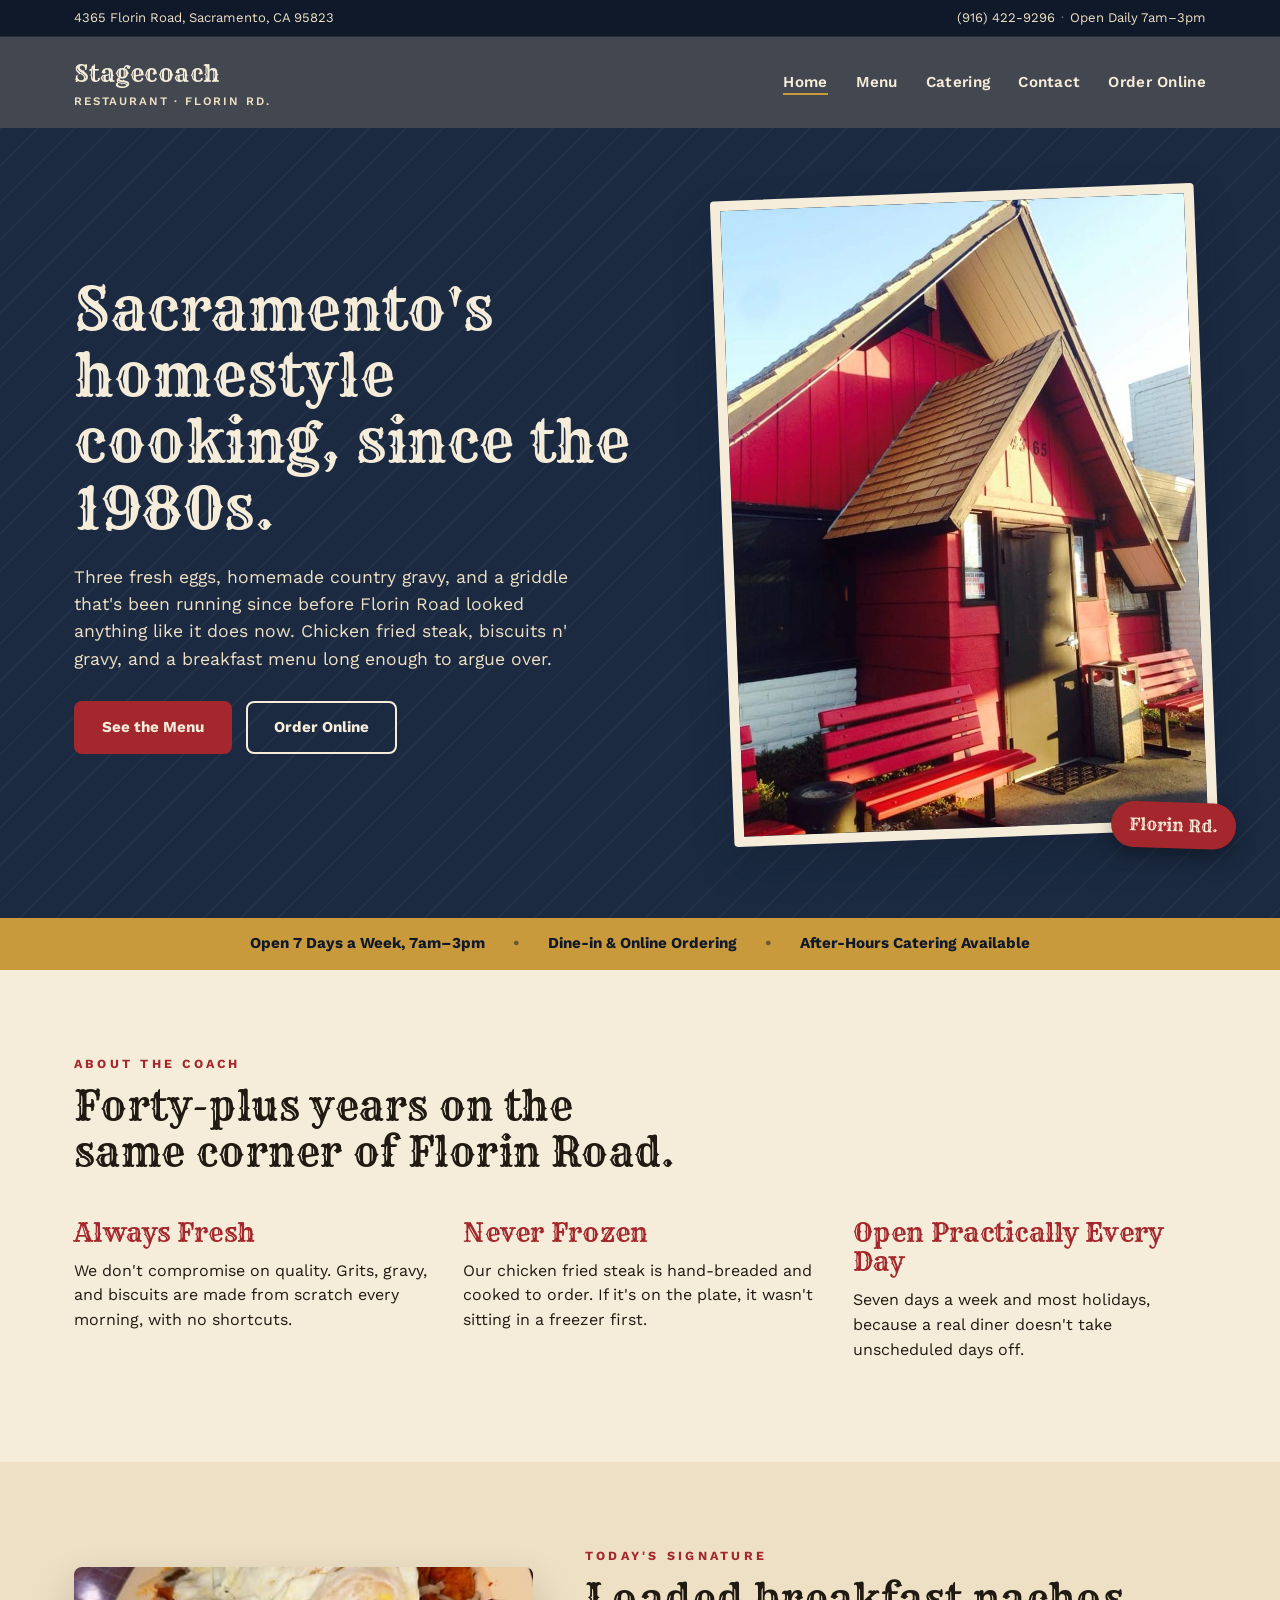
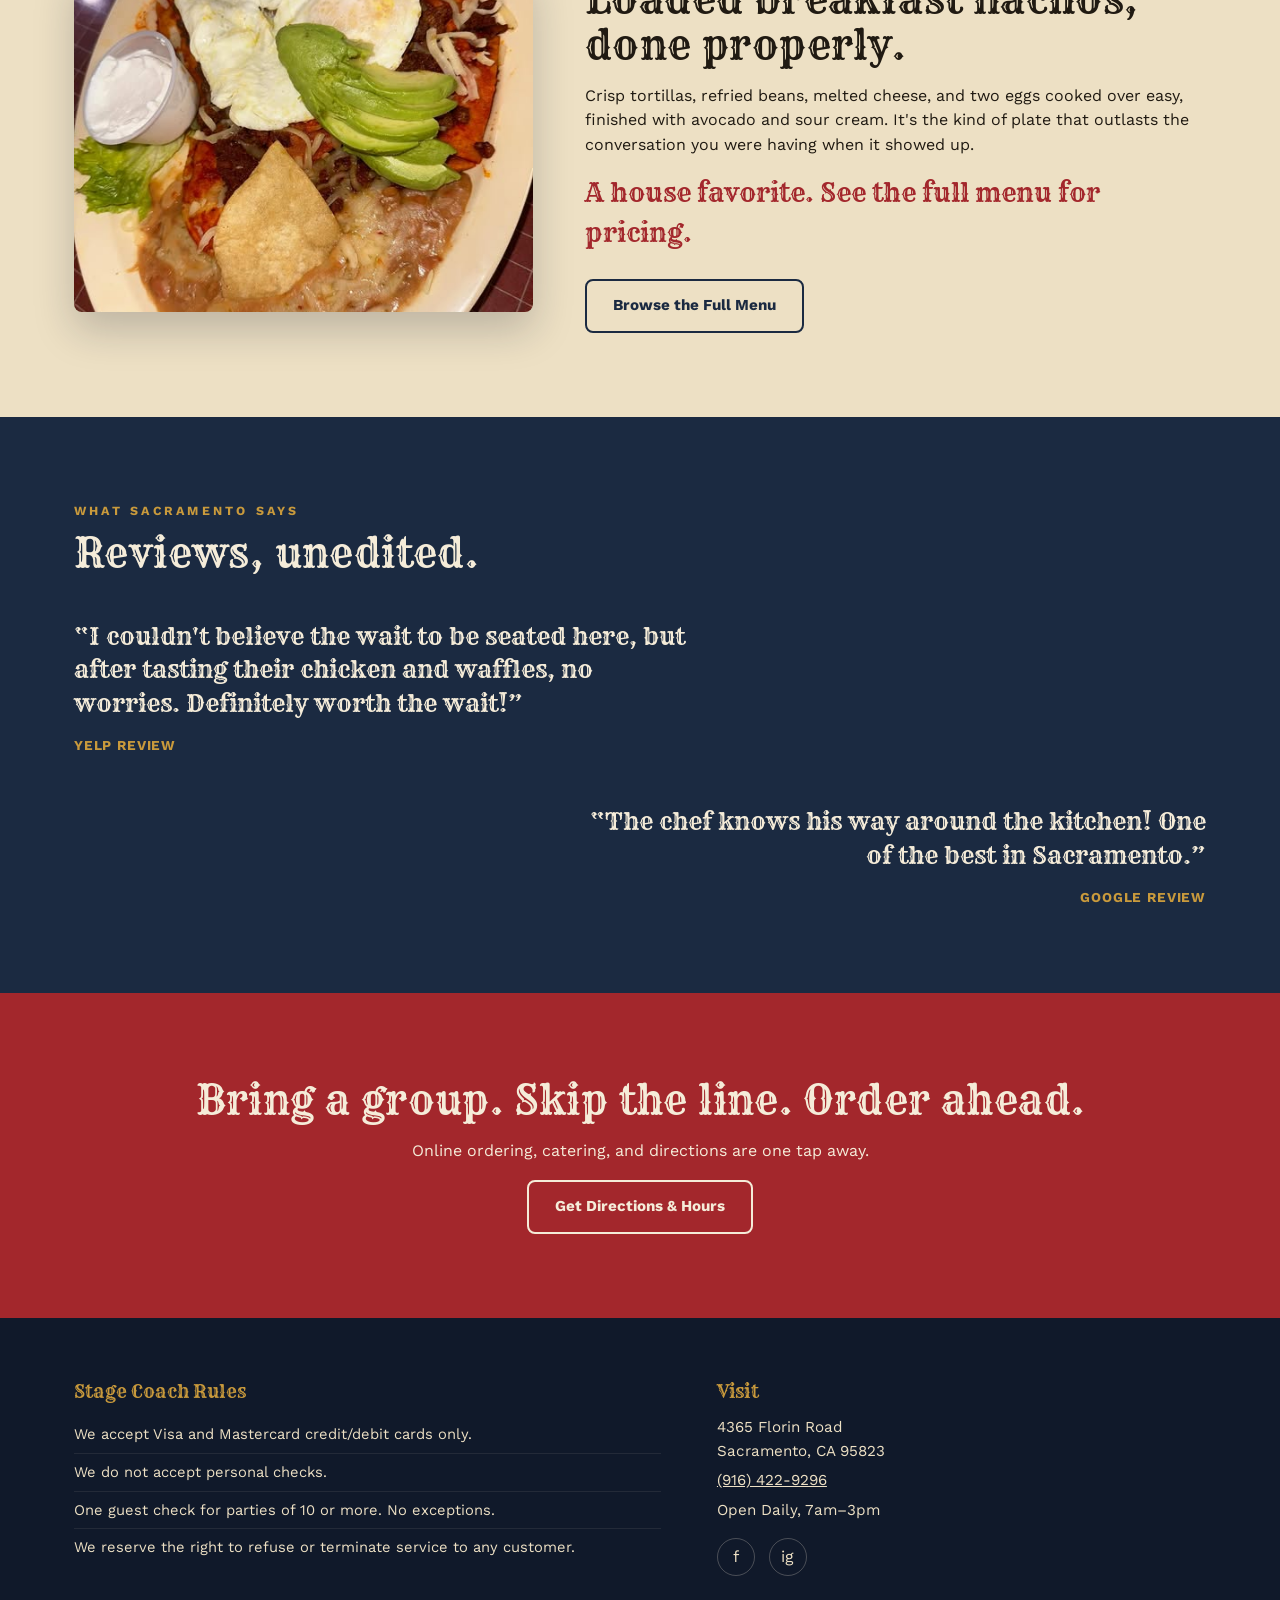
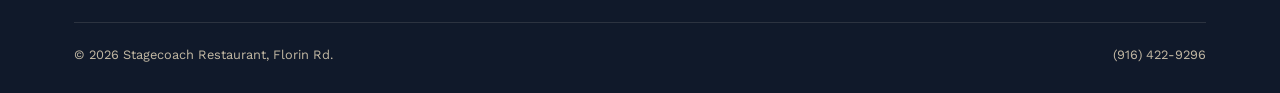
<file: index.html>
<!DOCTYPE html>
<html lang="en">
<head>
<meta charset="UTF-8">
<meta name="viewport" content="width=device-width, initial-scale=1">
<title>Stagecoach Restaurant | Homestyle Breakfast &amp; Lunch on Florin Rd, Sacramento</title>
<meta name="description" content="Stagecoach Restaurant has served scratch-made biscuits n' gravy, chicken fried steak, and Southern-style breakfast on Florin Road in Sacramento for over 40 years. Open 7 days, 7am–3pm.">
<link rel="canonical" href="https://stagecoachflorin.com/">
<meta property="og:title" content="Stagecoach Restaurant | Florin Rd, Sacramento">
<meta property="og:description" content="Homestyle Southern breakfast and lunch, scratch-made daily since the 1980s. Open 7 days, 7am–3pm.">
<meta property="og:type" content="restaurant.restaurant">
<meta property="og:image" content="https://stagecoachflorin.com/assets/storefront-exterior.jpg">
<link rel="icon" href="data:,">
<link rel="preconnect" href="https://fonts.googleapis.com">
<link rel="preconnect" href="https://fonts.gstatic.com" crossorigin>
<link href="https://fonts.googleapis.com/css2?family=Rye&family=Work+Sans:wght@400;500;600;700&display=swap" rel="stylesheet">
<link rel="stylesheet" href="css/styles.css">
<script type="application/ld+json">
{
  "@context": "https://schema.org",
  "@type": "Restaurant",
  "name": "Stagecoach Restaurant",
  "image": "https://stagecoachflorin.com/assets/storefront-exterior.jpg",
  "url": "https://stagecoachflorin.com/",
  "telephone": "+1-916-422-9296",
  "servesCuisine": ["American", "Southern", "Breakfast"],
  "priceRange": "$$",
  "address": {
    "@type": "PostalAddress",
    "streetAddress": "4365 Florin Road",
    "addressLocality": "Sacramento",
    "addressRegion": "CA",
    "postalCode": "95823",
    "addressCountry": "US"
  },
  "openingHoursSpecification": {
    "@type": "OpeningHoursSpecification",
    "dayOfWeek": ["Monday","Tuesday","Wednesday","Thursday","Friday","Saturday","Sunday"],
    "opens": "07:00",
    "closes": "15:00"
  },
  "sameAs": [
    "https://www.facebook.com/2112743605460471",
    "https://www.instagram.com/stagecoach_restaurant"
  ]
}
</script>
</head>
<body>

<div class="utility-strip">
  <div class="wrap">
    <div>4365 Florin Road, Sacramento, CA 95823</div>
    <div><a href="tel:9164229296">(916) 422-9296</a><span class="sep">&middot;</span>Open Daily 7am&ndash;3pm</div>
  </div>
</div>

<header class="site-header">
  <div class="wrap">
    <a class="brand" href="index.html">
      <span class="brand-mark">Stagecoach<small>Restaurant &middot; Florin Rd.</small></span>
    </a>
    <nav class="main-nav" aria-label="Primary">
      <ul>
        <li><a href="index.html" aria-current="page">Home</a></li>
        <li><a href="menu.html">Menu</a></li>
        <li><a href="catering.html">Catering</a></li>
        <li><a href="contact.html">Contact</a></li>
        <li><a href="https://www.toasttab.com/stagecoach-restaurant-4365-florin-road" target="_blank" rel="noopener">Order Online</a></li>
      </ul>
    </nav>
    <button class="nav-toggle" aria-label="Toggle menu" aria-expanded="false">
      <svg viewBox="0 0 24 24" fill="none" stroke="currentColor" stroke-width="2"><line x1="3" y1="6" x2="21" y2="6"/><line x1="3" y1="12" x2="21" y2="12"/><line x1="3" y1="18" x2="21" y2="18"/></svg>
    </button>
  </div>
</header>

<main>
  <section class="hero">
    <div class="wrap">
      <div>
        <h1>Sacramento's homestyle cooking, since the 1980s.</h1>
        <p class="hero-lede">Three fresh eggs, homemade country gravy, and a griddle that's been running since before Florin Road looked anything like it does now. Chicken fried steak, biscuits n' gravy, and a breakfast menu long enough to argue over.</p>
        <div class="hero-actions">
          <a class="btn btn-primary" href="menu.html">See the Menu</a>
          <a class="btn btn-outline" href="https://www.toasttab.com/stagecoach-restaurant-4365-florin-road" target="_blank" rel="noopener">Order Online</a>
        </div>
      </div>
      <div class="hero-photo-frame">
        <img src="assets/storefront-exterior.jpg" alt="The red A-frame Stagecoach Restaurant building on Florin Road in Sacramento, with wood-plank benches out front">
        <span class="hero-photo-tag">Florin Rd.</span>
      </div>
    </div>
  </section>

  <div class="hours-banner">
    <div class="wrap">
      <span>Open 7 Days a Week, 7am&ndash;3pm</span>
      <span class="divider">&bull;</span>
      <span>Dine-in &amp; Online Ordering</span>
      <span class="divider">&bull;</span>
      <span>After-Hours Catering Available</span>
    </div>
  </div>

  <section class="section section-cream" id="about">
    <div class="wrap">
      <div class="section-head">
        <span class="section-kicker">About the Coach</span>
        <h2>Forty-plus years on the same corner of Florin Road.</h2>
      </div>
      <div class="about-grid">
        <div>
          <h3>Always Fresh</h3>
          <p>We don't compromise on quality. Grits, gravy, and biscuits are made from scratch every morning, with no shortcuts.</p>
        </div>
        <div>
          <h3>Never Frozen</h3>
          <p>Our chicken fried steak is hand-breaded and cooked to order. If it's on the plate, it wasn't sitting in a freezer first.</p>
        </div>
        <div>
          <h3>Open Practically Every Day</h3>
          <p>Seven days a week and most holidays, because a real diner doesn't take unscheduled days off.</p>
        </div>
      </div>
    </div>
  </section>

  <section class="section section-cream-2">
    <div class="wrap">
      <div class="spotlight">
        <img src="assets/food-huevos-nachos.jpg" alt="Loaded breakfast nachos topped with two fried eggs, melted cheese, avocado, sour cream, and refried beans at Stagecoach Restaurant">
        <div>
          <span class="section-kicker">Today's Signature</span>
          <h2>Loaded breakfast nachos, done properly.</h2>
          <p>Crisp tortillas, refried beans, melted cheese, and two eggs cooked over easy, finished with avocado and sour cream. It's the kind of plate that outlasts the conversation you were having when it showed up.</p>
          <p class="spotlight-price">A house favorite. See the full menu for pricing.</p>
          <a class="btn btn-outline-dark" href="menu.html">Browse the Full Menu</a>
        </div>
      </div>
    </div>
  </section>

  <section class="section section-navy">
    <div class="wrap">
      <div class="section-head">
        <span class="section-kicker">What Sacramento Says</span>
        <h2>Reviews, unedited.</h2>
      </div>
      <div class="reviews">
        <div class="review">
          <blockquote>&ldquo;I couldn't believe the wait to be seated here, but after tasting their chicken and waffles, no worries. Definitely worth the wait!&rdquo;</blockquote>
          <cite>Yelp Review</cite>
        </div>
        <div class="review">
          <blockquote>&ldquo;The chef knows his way around the kitchen! One of the best in Sacramento.&rdquo;</blockquote>
          <cite>Google Review</cite>
        </div>
      </div>
    </div>
  </section>

  <section class="section cta-close">
    <div class="wrap">
      <h2>Bring a group. Skip the line. Order ahead.</h2>
      <p>Online ordering, catering, and directions are one tap away.</p>
      <a class="btn btn-outline" href="contact.html">Get Directions &amp; Hours</a>
    </div>
  </section>
</main>

<footer class="site-footer">
  <div class="wrap">
    <div class="footer-grid">
      <div>
        <h3>Stage Coach Rules</h3>
        <ul class="footer-rules">
          <li>We accept Visa and Mastercard credit/debit cards only.</li>
          <li>We do not accept personal checks.</li>
          <li>One guest check for parties of 10 or more. No exceptions.</li>
          <li>We reserve the right to refuse or terminate service to any customer.</li>
        </ul>
      </div>
      <div class="footer-visit">
        <h3>Visit</h3>
        <p>4365 Florin Road<br>Sacramento, CA 95823</p>
        <p><a href="tel:9164229296">(916) 422-9296</a></p>
        <p>Open Daily, 7am&ndash;3pm</p>
        <div class="footer-social">
          <a href="https://www.facebook.com/2112743605460471" target="_blank" rel="noopener" aria-label="Facebook">f</a>
          <a href="https://www.instagram.com/stagecoach_restaurant" target="_blank" rel="noopener" aria-label="Instagram">ig</a>
        </div>
      </div>
    </div>
    <div class="footer-bottom">
      <span>&copy; 2026 Stagecoach Restaurant, Florin Rd.</span>
      <span><a href="tel:9164229296">(916) 422-9296</a></span>
    </div>
  </div>
</footer>

<script src="js/main.js"></script>
</body>
</html>
</file>
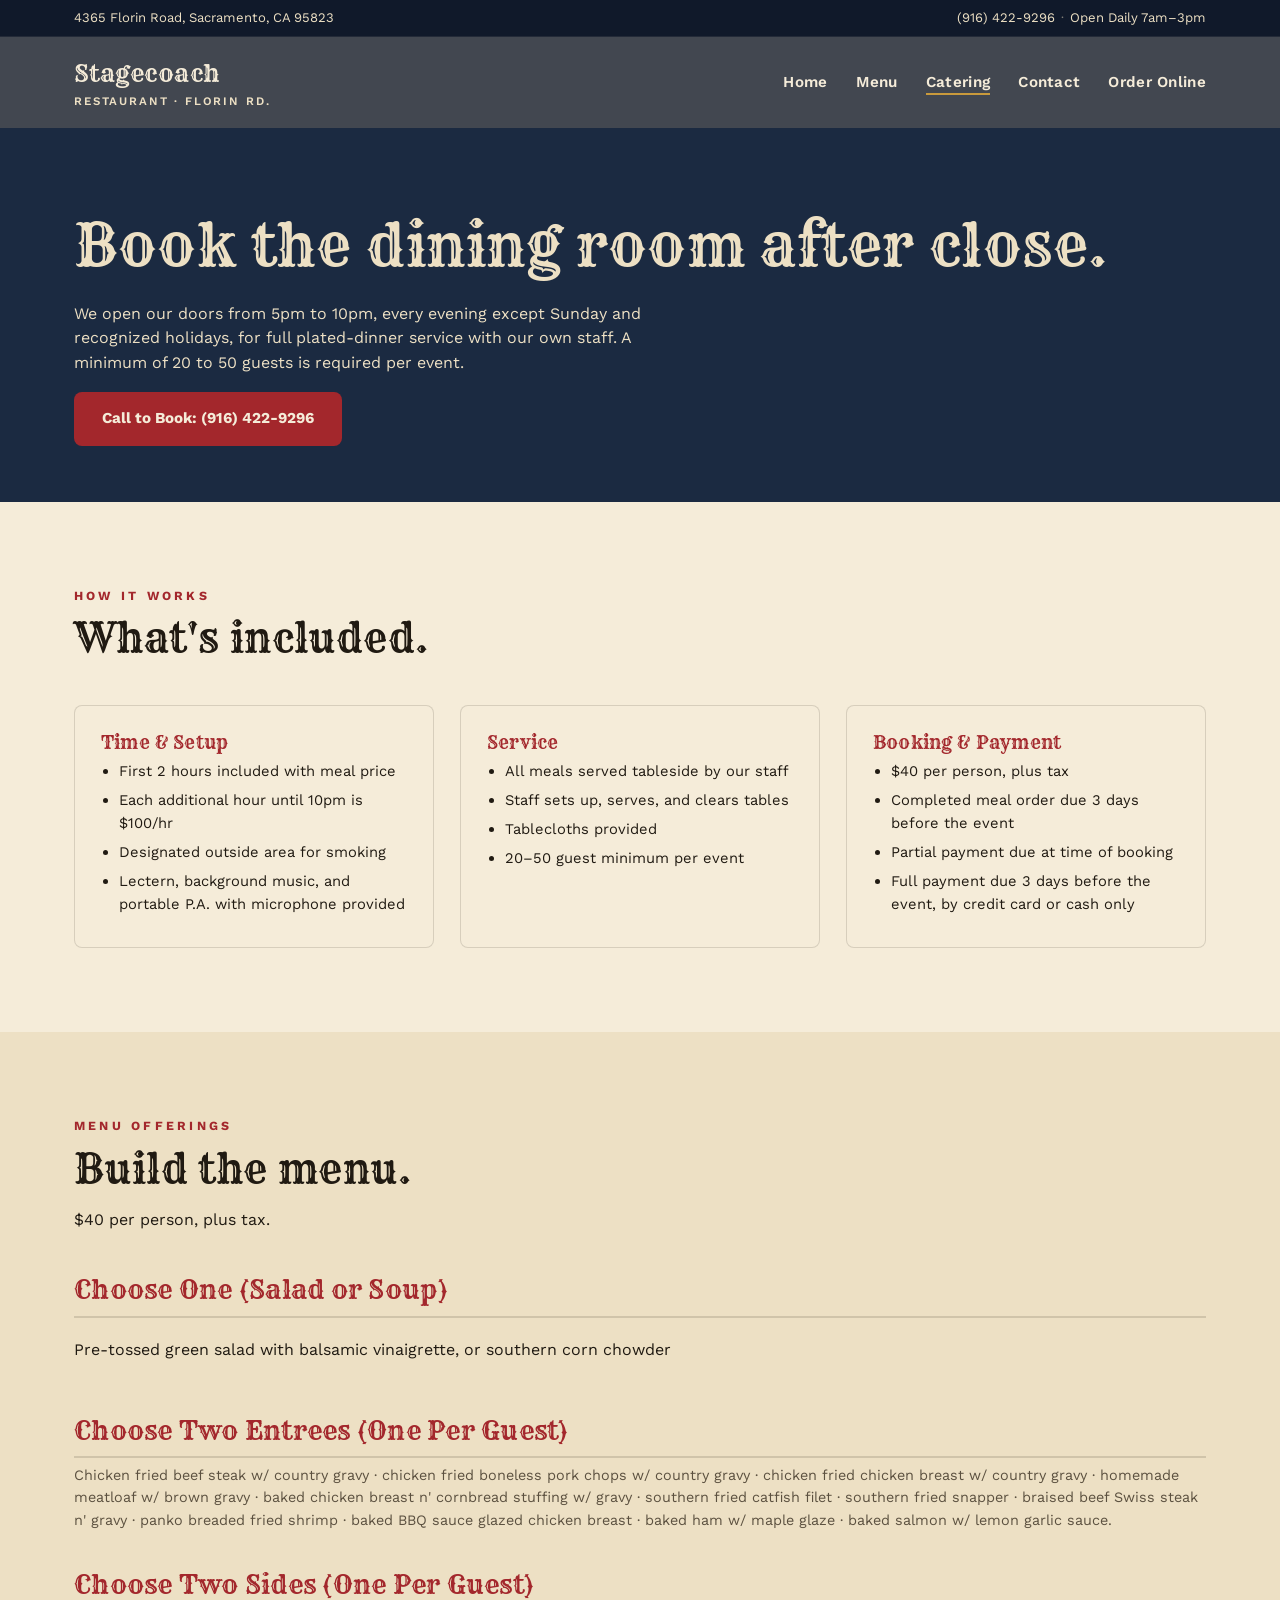
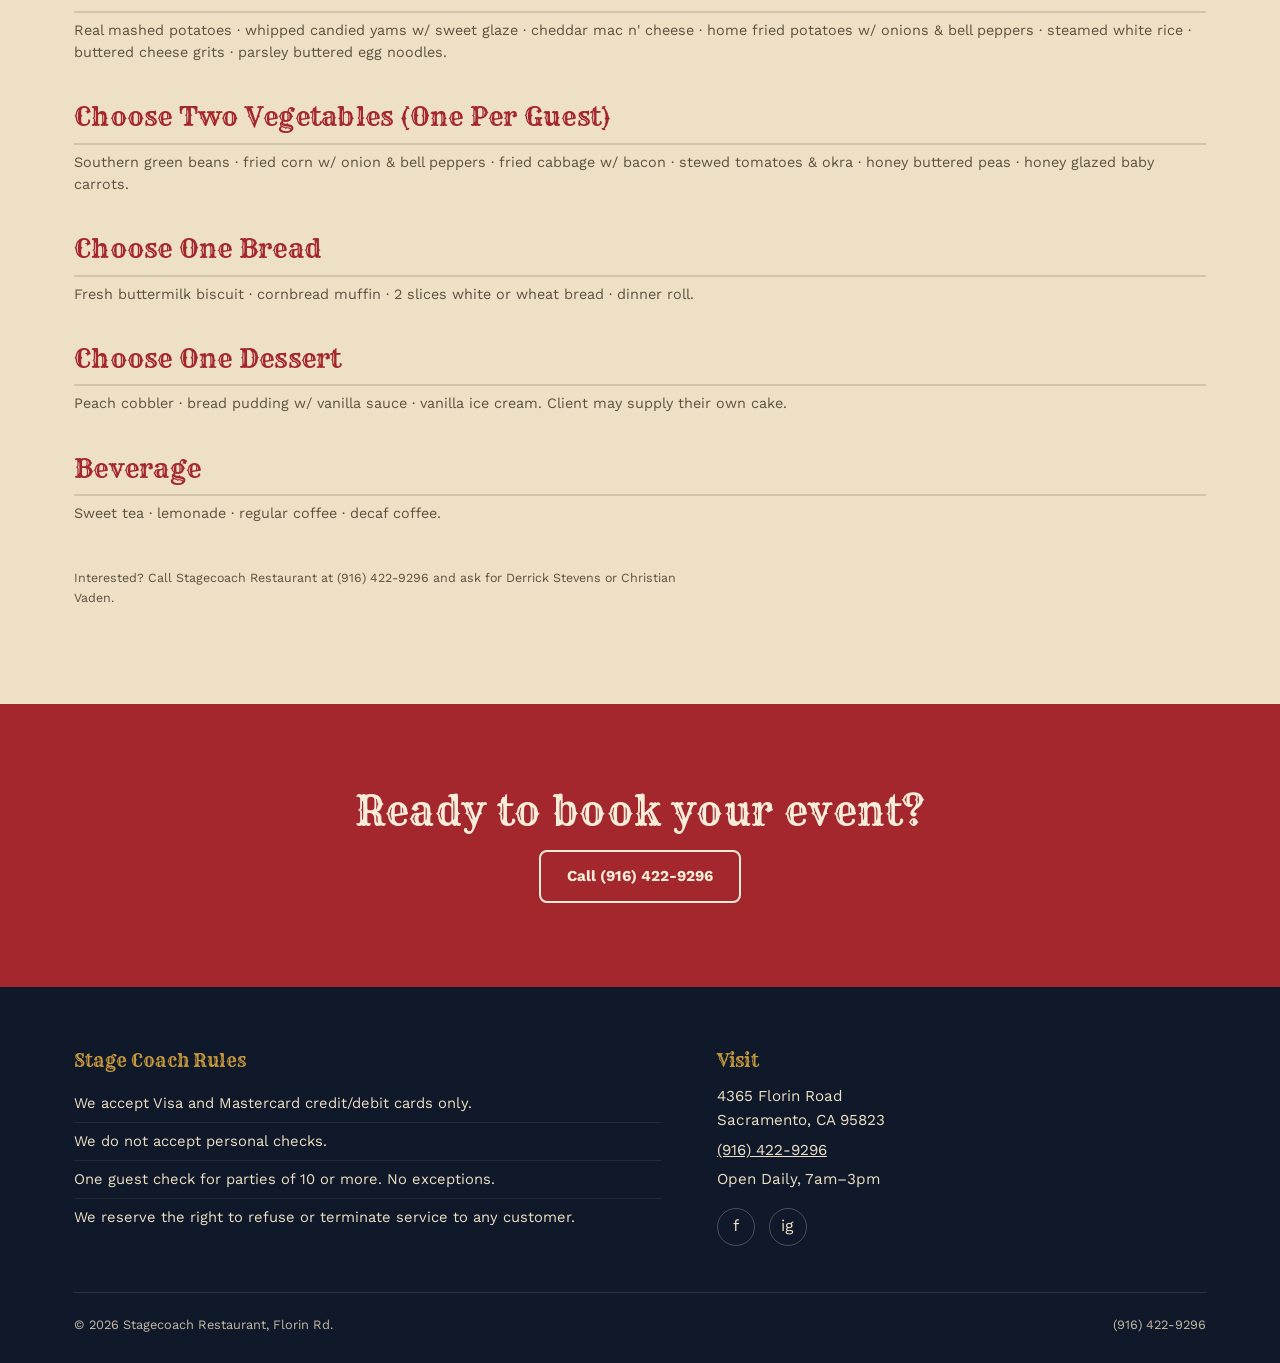
<file: catering.html>
<!DOCTYPE html>
<html lang="en">
<head>
<meta charset="UTF-8">
<meta name="viewport" content="width=device-width, initial-scale=1">
<title>After-Hours Catering | Stagecoach Restaurant, Florin Rd. Sacramento</title>
<meta name="description" content="Book Stagecoach Restaurant for after-hours plated dinner catering in Sacramento. Full table service, custom menus at $40 per person, for parties of 20 to 50 guests.">
<link rel="canonical" href="https://stagecoachflorin.com/catering.html">
<link rel="icon" href="data:,">
<link rel="preconnect" href="https://fonts.googleapis.com">
<link rel="preconnect" href="https://fonts.gstatic.com" crossorigin>
<link href="https://fonts.googleapis.com/css2?family=Rye&family=Work+Sans:wght@400;500;600;700&display=swap" rel="stylesheet">
<link rel="stylesheet" href="css/styles.css">
</head>
<body>

<div class="utility-strip">
  <div class="wrap">
    <div>4365 Florin Road, Sacramento, CA 95823</div>
    <div><a href="tel:9164229296">(916) 422-9296</a><span class="sep">&middot;</span>Open Daily 7am&ndash;3pm</div>
  </div>
</div>

<header class="site-header is-solid">
  <div class="wrap">
    <a class="brand" href="index.html">
      <span class="brand-mark">Stagecoach<small>Restaurant &middot; Florin Rd.</small></span>
    </a>
    <nav class="main-nav" aria-label="Primary">
      <ul>
        <li><a href="index.html">Home</a></li>
        <li><a href="menu.html">Menu</a></li>
        <li><a href="catering.html" aria-current="page">Catering</a></li>
        <li><a href="contact.html">Contact</a></li>
        <li><a href="https://www.toasttab.com/stagecoach-restaurant-4365-florin-road" target="_blank" rel="noopener">Order Online</a></li>
      </ul>
    </nav>
    <button class="nav-toggle" aria-label="Toggle menu" aria-expanded="false">
      <svg viewBox="0 0 24 24" fill="none" stroke="currentColor" stroke-width="2"><line x1="3" y1="6" x2="21" y2="6"/><line x1="3" y1="12" x2="21" y2="12"/><line x1="3" y1="18" x2="21" y2="18"/></svg>
    </button>
  </div>
</header>

<main>
  <section class="section section-navy" style="padding-bottom:56px;">
    <div class="wrap">
      <h1>Book the dining room after close.</h1>
      <p style="max-width:60ch;color:var(--cream-2);">We open our doors from 5pm to 10pm, every evening except Sunday and recognized holidays, for full plated-dinner service with our own staff. A minimum of 20 to 50 guests is required per event.</p>
      <a class="btn btn-primary" href="tel:9164229296">Call to Book: (916) 422-9296</a>
    </div>
  </section>

  <section class="section section-cream">
    <div class="wrap">
      <div class="section-head">
        <span class="section-kicker">How It Works</span>
        <h2>What's included.</h2>
      </div>
      <div class="catering-tiers">
        <div class="catering-tier">
          <h3>Time &amp; Setup</h3>
          <ul>
            <li>First 2 hours included with meal price</li>
            <li>Each additional hour until 10pm is $100/hr</li>
            <li>Designated outside area for smoking</li>
            <li>Lectern, background music, and portable P.A. with microphone provided</li>
          </ul>
        </div>
        <div class="catering-tier">
          <h3>Service</h3>
          <ul>
            <li>All meals served tableside by our staff</li>
            <li>Staff sets up, serves, and clears tables</li>
            <li>Tablecloths provided</li>
            <li>20&ndash;50 guest minimum per event</li>
          </ul>
        </div>
        <div class="catering-tier">
          <h3>Booking &amp; Payment</h3>
          <ul>
            <li>$40 per person, plus tax</li>
            <li>Completed meal order due 3 days before the event</li>
            <li>Partial payment due at time of booking</li>
            <li>Full payment due 3 days before the event, by credit card or cash only</li>
          </ul>
        </div>
      </div>
    </div>
  </section>

  <section class="section section-cream-2">
    <div class="wrap">
      <div class="section-head">
        <span class="section-kicker">Menu Offerings</span>
        <h2>Build the menu.</h2>
        <p>$40 per person, plus tax.</p>
      </div>

      <div class="menu-group">
        <h3>Choose One (Salad or Soup)</h3>
        <div class="menu-item">Pre-tossed green salad with balsamic vinaigrette, or southern corn chowder</div>
      </div>

      <div class="menu-group">
        <h3>Choose Two Entrees (One Per Guest)</h3>
        <p class="menu-group-note">Chicken fried beef steak w/ country gravy &middot; chicken fried boneless pork chops w/ country gravy &middot; chicken fried chicken breast w/ country gravy &middot; homemade meatloaf w/ brown gravy &middot; baked chicken breast n' cornbread stuffing w/ gravy &middot; southern fried catfish filet &middot; southern fried snapper &middot; braised beef Swiss steak n' gravy &middot; panko breaded fried shrimp &middot; baked BBQ sauce glazed chicken breast &middot; baked ham w/ maple glaze &middot; baked salmon w/ lemon garlic sauce.</p>
      </div>

      <div class="menu-group">
        <h3>Choose Two Sides (One Per Guest)</h3>
        <p class="menu-group-note">Real mashed potatoes &middot; whipped candied yams w/ sweet glaze &middot; cheddar mac n' cheese &middot; home fried potatoes w/ onions &amp; bell peppers &middot; steamed white rice &middot; buttered cheese grits &middot; parsley buttered egg noodles.</p>
      </div>

      <div class="menu-group">
        <h3>Choose Two Vegetables (One Per Guest)</h3>
        <p class="menu-group-note">Southern green beans &middot; fried corn w/ onion &amp; bell peppers &middot; fried cabbage w/ bacon &middot; stewed tomatoes &amp; okra &middot; honey buttered peas &middot; honey glazed baby carrots.</p>
      </div>

      <div class="menu-group">
        <h3>Choose One Bread</h3>
        <p class="menu-group-note">Fresh buttermilk biscuit &middot; cornbread muffin &middot; 2 slices white or wheat bread &middot; dinner roll.</p>
      </div>

      <div class="menu-group">
        <h3>Choose One Dessert</h3>
        <p class="menu-group-note">Peach cobbler &middot; bread pudding w/ vanilla sauce &middot; vanilla ice cream. Client may supply their own cake.</p>
      </div>

      <div class="menu-group">
        <h3>Beverage</h3>
        <p class="menu-group-note">Sweet tea &middot; lemonade &middot; regular coffee &middot; decaf coffee.</p>
      </div>

      <p class="disclaimer">Interested? Call Stagecoach Restaurant at (916) 422-9296 and ask for Derrick Stevens or Christian Vaden.</p>
    </div>
  </section>

  <section class="section cta-close">
    <div class="wrap">
      <h2>Ready to book your event?</h2>
      <a class="btn btn-outline" href="tel:9164229296">Call (916) 422-9296</a>
    </div>
  </section>
</main>

<footer class="site-footer">
  <div class="wrap">
    <div class="footer-grid">
      <div>
        <h3>Stage Coach Rules</h3>
        <ul class="footer-rules">
          <li>We accept Visa and Mastercard credit/debit cards only.</li>
          <li>We do not accept personal checks.</li>
          <li>One guest check for parties of 10 or more. No exceptions.</li>
          <li>We reserve the right to refuse or terminate service to any customer.</li>
        </ul>
      </div>
      <div class="footer-visit">
        <h3>Visit</h3>
        <p>4365 Florin Road<br>Sacramento, CA 95823</p>
        <p><a href="tel:9164229296">(916) 422-9296</a></p>
        <p>Open Daily, 7am&ndash;3pm</p>
        <div class="footer-social">
          <a href="https://www.facebook.com/2112743605460471" target="_blank" rel="noopener" aria-label="Facebook">f</a>
          <a href="https://www.instagram.com/stagecoach_restaurant" target="_blank" rel="noopener" aria-label="Instagram">ig</a>
        </div>
      </div>
    </div>
    <div class="footer-bottom">
      <span>&copy; 2026 Stagecoach Restaurant, Florin Rd.</span>
      <span><a href="tel:9164229296">(916) 422-9296</a></span>
    </div>
  </div>
</footer>

<script src="js/main.js"></script>
</body>
</html>
</file>
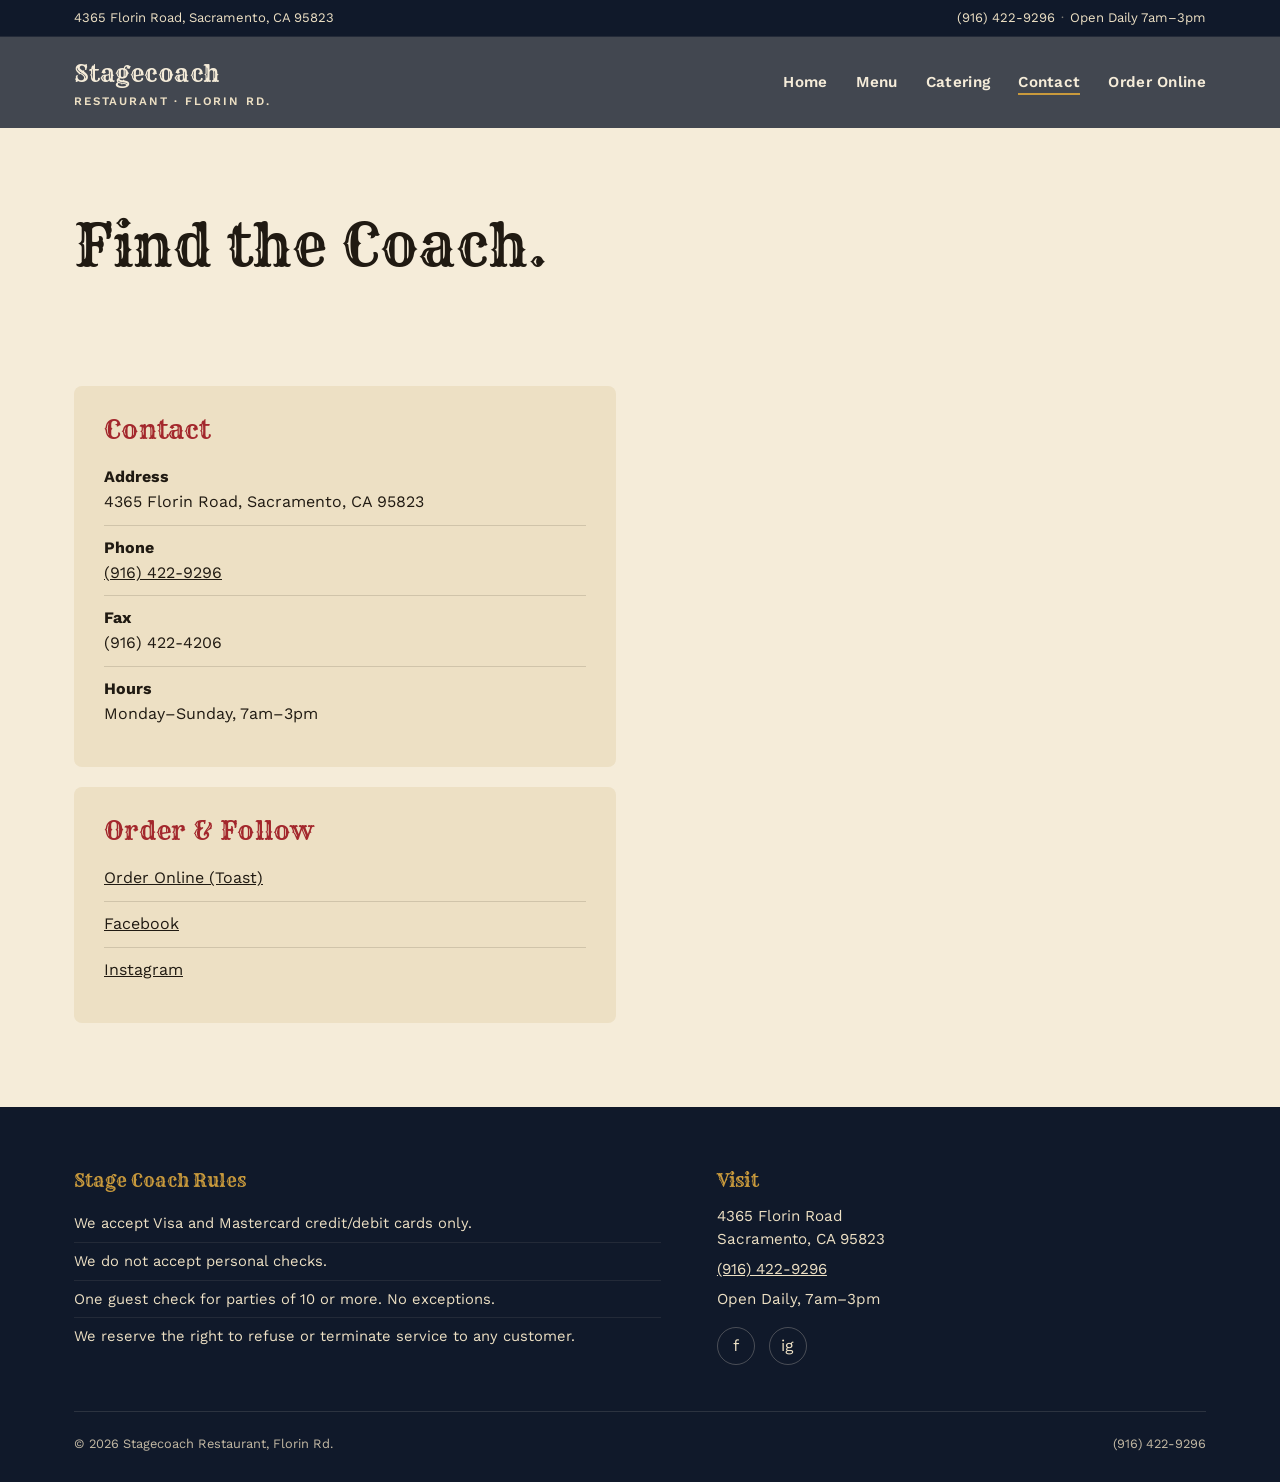
<file: contact.html>
<!DOCTYPE html>
<html lang="en">
<head>
<meta charset="UTF-8">
<meta name="viewport" content="width=device-width, initial-scale=1">
<title>Contact &amp; Directions | Stagecoach Restaurant, Florin Rd. Sacramento</title>
<meta name="description" content="Find Stagecoach Restaurant at 4365 Florin Road, Sacramento, CA 95823. Call (916) 422-9296, get directions, or check today's hours.">
<link rel="canonical" href="https://stagecoachflorin.com/contact.html">
<link rel="icon" href="data:,">
<link rel="preconnect" href="https://fonts.googleapis.com">
<link rel="preconnect" href="https://fonts.gstatic.com" crossorigin>
<link href="https://fonts.googleapis.com/css2?family=Rye&family=Work+Sans:wght@400;500;600;700&display=swap" rel="stylesheet">
<link rel="stylesheet" href="css/styles.css">
</head>
<body>

<div class="utility-strip">
  <div class="wrap">
    <div>4365 Florin Road, Sacramento, CA 95823</div>
    <div><a href="tel:9164229296">(916) 422-9296</a><span class="sep">&middot;</span>Open Daily 7am&ndash;3pm</div>
  </div>
</div>

<header class="site-header is-solid">
  <div class="wrap">
    <a class="brand" href="index.html">
      <span class="brand-mark">Stagecoach<small>Restaurant &middot; Florin Rd.</small></span>
    </a>
    <nav class="main-nav" aria-label="Primary">
      <ul>
        <li><a href="index.html">Home</a></li>
        <li><a href="menu.html">Menu</a></li>
        <li><a href="catering.html">Catering</a></li>
        <li><a href="contact.html" aria-current="page">Contact</a></li>
        <li><a href="https://www.toasttab.com/stagecoach-restaurant-4365-florin-road" target="_blank" rel="noopener">Order Online</a></li>
      </ul>
    </nav>
    <button class="nav-toggle" aria-label="Toggle menu" aria-expanded="false">
      <svg viewBox="0 0 24 24" fill="none" stroke="currentColor" stroke-width="2"><line x1="3" y1="6" x2="21" y2="6"/><line x1="3" y1="12" x2="21" y2="12"/><line x1="3" y1="18" x2="21" y2="18"/></svg>
    </button>
  </div>
</header>

<main>
  <section class="section section-cream" style="padding-bottom:0;">
    <div class="wrap">
      <h1>Find the Coach.</h1>
    </div>
  </section>

  <section class="section section-cream">
    <div class="wrap">
      <h2 class="visually-hidden">Visit Us</h2>
      <div class="contact-grid">
        <div>
          <div class="contact-card">
            <h3>Contact</h3>
            <ul class="contact-list">
              <li><strong>Address</strong><br>4365 Florin Road, Sacramento, CA 95823</li>
              <li><strong>Phone</strong><br><a href="tel:9164229296">(916) 422-9296</a></li>
              <li><strong>Fax</strong><br>(916) 422-4206</li>
              <li><strong>Hours</strong><br>Monday&ndash;Sunday, 7am&ndash;3pm</li>
            </ul>
          </div>
          <div style="height:20px;"></div>
          <div class="contact-card">
            <h3>Order &amp; Follow</h3>
            <ul class="contact-list">
              <li><a href="https://www.toasttab.com/stagecoach-restaurant-4365-florin-road" target="_blank" rel="noopener">Order Online (Toast)</a></li>
              <li><a href="https://www.facebook.com/2112743605460471" target="_blank" rel="noopener">Facebook</a></li>
              <li><a href="https://www.instagram.com/stagecoach_restaurant" target="_blank" rel="noopener">Instagram</a></li>
            </ul>
          </div>
        </div>
        <iframe class="map-frame" title="Map to Stagecoach Restaurant, 4365 Florin Road, Sacramento, CA" src="https://www.google.com/maps?q=4365+Florin+Road,+Sacramento,+CA+95823&output=embed" loading="lazy" referrerpolicy="no-referrer-when-downgrade"></iframe>
      </div>
    </div>
  </section>
</main>

<footer class="site-footer">
  <div class="wrap">
    <div class="footer-grid">
      <div>
        <h3>Stage Coach Rules</h3>
        <ul class="footer-rules">
          <li>We accept Visa and Mastercard credit/debit cards only.</li>
          <li>We do not accept personal checks.</li>
          <li>One guest check for parties of 10 or more. No exceptions.</li>
          <li>We reserve the right to refuse or terminate service to any customer.</li>
        </ul>
      </div>
      <div class="footer-visit">
        <h3>Visit</h3>
        <p>4365 Florin Road<br>Sacramento, CA 95823</p>
        <p><a href="tel:9164229296">(916) 422-9296</a></p>
        <p>Open Daily, 7am&ndash;3pm</p>
        <div class="footer-social">
          <a href="https://www.facebook.com/2112743605460471" target="_blank" rel="noopener" aria-label="Facebook">f</a>
          <a href="https://www.instagram.com/stagecoach_restaurant" target="_blank" rel="noopener" aria-label="Instagram">ig</a>
        </div>
      </div>
    </div>
    <div class="footer-bottom">
      <span>&copy; 2026 Stagecoach Restaurant, Florin Rd.</span>
      <span><a href="tel:9164229296">(916) 422-9296</a></span>
    </div>
  </div>
</footer>

<script src="js/main.js"></script>
</body>
</html>
</file>
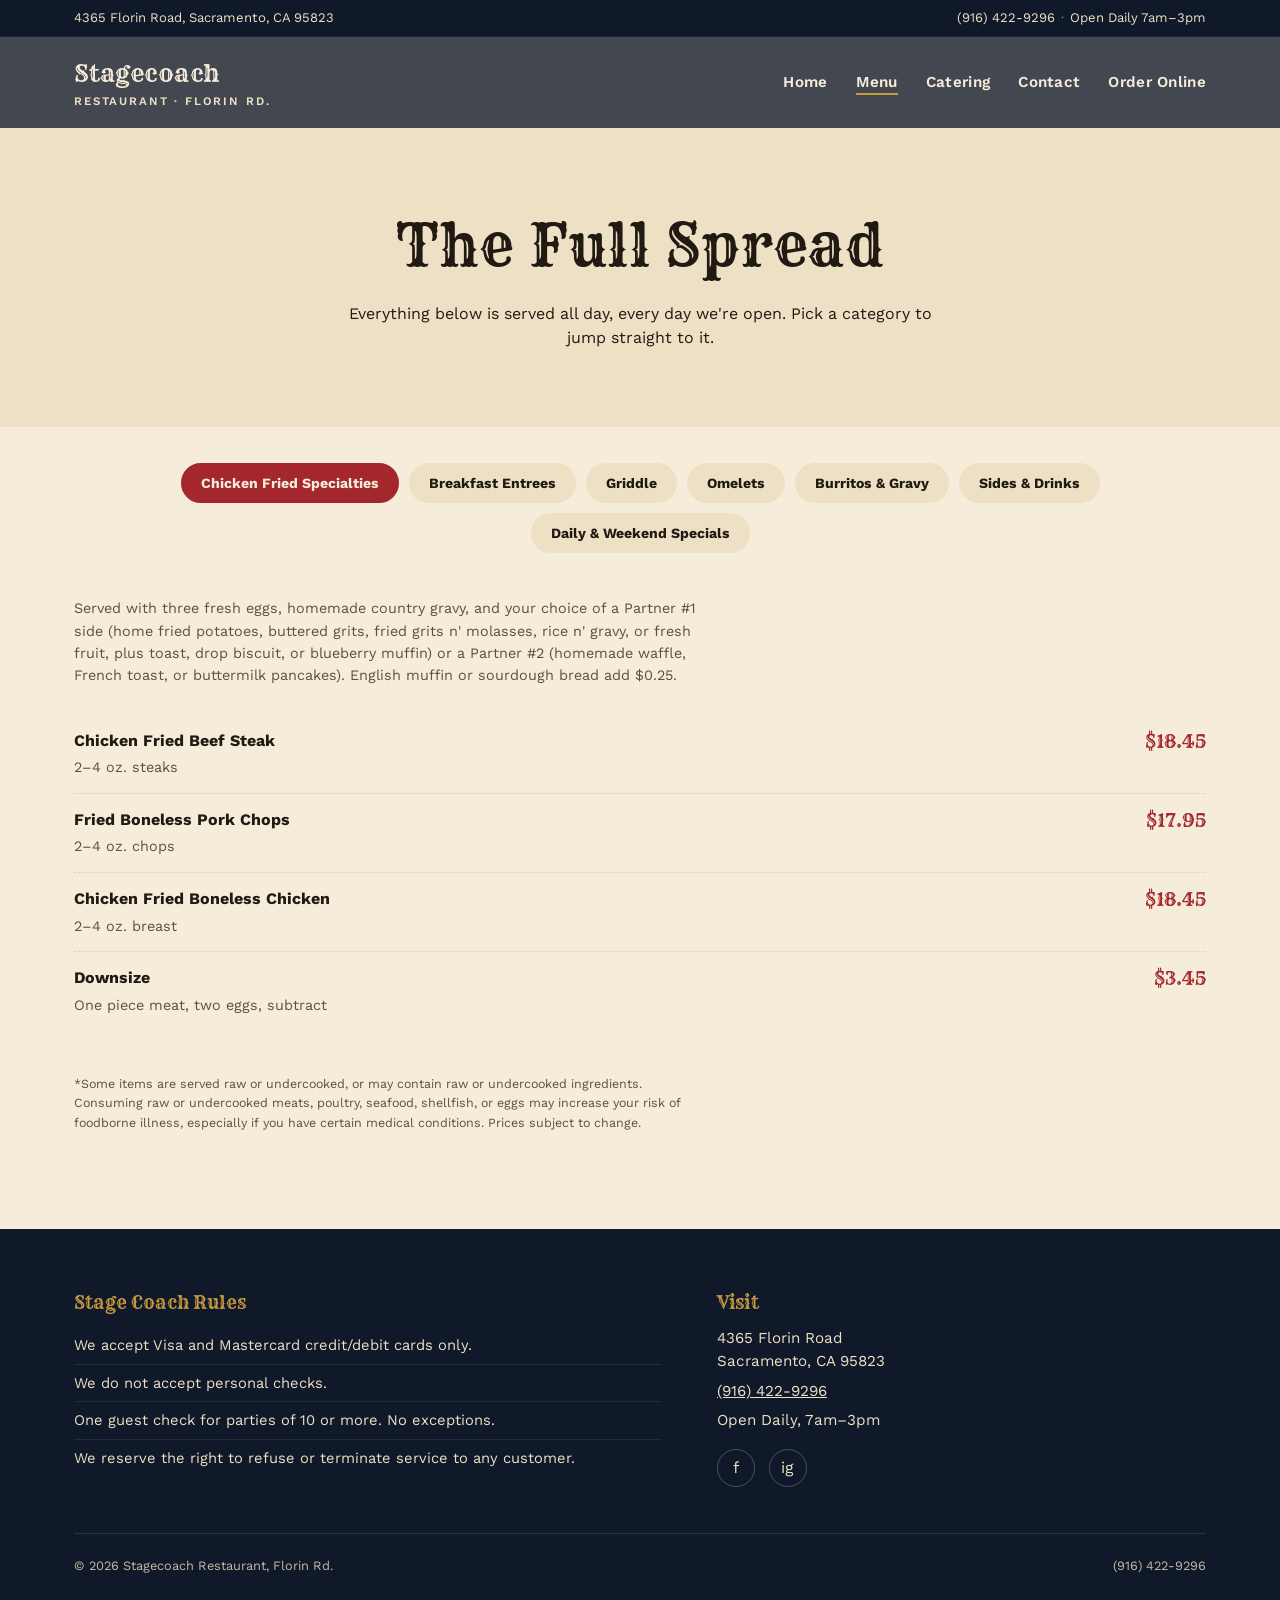
<file: menu.html>
<!DOCTYPE html>
<html lang="en">
<head>
<meta charset="UTF-8">
<meta name="viewport" content="width=device-width, initial-scale=1">
<title>Menu | Stagecoach Restaurant, Florin Rd. Sacramento</title>
<meta name="description" content="Full breakfast and lunch menu at Stagecoach Restaurant on Florin Road: chicken fried specialties, omelets, biscuits n' gravy, breakfast burritos, griddle favorites, and daily specials.">
<link rel="canonical" href="https://stagecoachflorin.com/menu.html">
<link rel="icon" href="data:,">
<link rel="preconnect" href="https://fonts.googleapis.com">
<link rel="preconnect" href="https://fonts.gstatic.com" crossorigin>
<link href="https://fonts.googleapis.com/css2?family=Rye&family=Work+Sans:wght@400;500;600;700&display=swap" rel="stylesheet">
<link rel="stylesheet" href="css/styles.css">
</head>
<body>

<div class="utility-strip">
  <div class="wrap">
    <div>4365 Florin Road, Sacramento, CA 95823</div>
    <div><a href="tel:9164229296">(916) 422-9296</a><span class="sep">&middot;</span>Open Daily 7am&ndash;3pm</div>
  </div>
</div>

<header class="site-header is-solid">
  <div class="wrap">
    <a class="brand" href="index.html">
      <span class="brand-mark">Stagecoach<small>Restaurant &middot; Florin Rd.</small></span>
    </a>
    <nav class="main-nav" aria-label="Primary">
      <ul>
        <li><a href="index.html">Home</a></li>
        <li><a href="menu.html" aria-current="page">Menu</a></li>
        <li><a href="catering.html">Catering</a></li>
        <li><a href="contact.html">Contact</a></li>
        <li><a href="https://www.toasttab.com/stagecoach-restaurant-4365-florin-road" target="_blank" rel="noopener">Order Online</a></li>
      </ul>
    </nav>
    <button class="nav-toggle" aria-label="Toggle menu" aria-expanded="false">
      <svg viewBox="0 0 24 24" fill="none" stroke="currentColor" stroke-width="2"><line x1="3" y1="6" x2="21" y2="6"/><line x1="3" y1="12" x2="21" y2="12"/><line x1="3" y1="18" x2="21" y2="18"/></svg>
    </button>
  </div>
</header>

<main>
  <section class="section section-cream-2" style="padding-bottom:36px;">
    <div class="wrap">
      <div class="menu-intro">
        <h1>The Full Spread</h1>
        <p>Everything below is served all day, every day we're open. Pick a category to jump straight to it.</p>
      </div>
    </div>
  </section>

  <section class="section section-cream" style="padding-top:36px;">
    <div class="wrap">
      <div class="menu-tabs" role="tablist" aria-label="Menu categories">
        <button class="menu-tab" id="tab-specialties" role="tab" data-id="specialties" aria-controls="panel-specialties" aria-selected="false">Chicken Fried Specialties</button>
        <button class="menu-tab" id="tab-breakfast" role="tab" data-id="breakfast" aria-controls="panel-breakfast" aria-selected="false">Breakfast Entrees</button>
        <button class="menu-tab" id="tab-griddle" role="tab" data-id="griddle" aria-controls="panel-griddle" aria-selected="false">Griddle</button>
        <button class="menu-tab" id="tab-omelets" role="tab" data-id="omelets" aria-controls="panel-omelets" aria-selected="false">Omelets</button>
        <button class="menu-tab" id="tab-burritos" role="tab" data-id="burritos" aria-controls="panel-burritos" aria-selected="false">Burritos &amp; Gravy</button>
        <button class="menu-tab" id="tab-sides" role="tab" data-id="sides" aria-controls="panel-sides" aria-selected="false">Sides &amp; Drinks</button>
        <button class="menu-tab" id="tab-specials" role="tab" data-id="specials" aria-controls="panel-specials" aria-selected="false">Daily &amp; Weekend Specials</button>
      </div>

      <!-- Chicken Fried Specialties -->
      <div class="menu-panel" id="panel-specialties" role="tabpanel" aria-labelledby="tab-specialties" tabindex="0">
        <h2 class="visually-hidden">Chicken Fried Specialties</h2>
        <p class="menu-note">Served with three fresh eggs, homemade country gravy, and your choice of a Partner #1 side (home fried potatoes, buttered grits, fried grits n' molasses, rice n' gravy, or fresh fruit, plus toast, drop biscuit, or blueberry muffin) or a Partner #2 (homemade waffle, French toast, or buttermilk pancakes). English muffin or sourdough bread add $0.25.</p>
        <div class="menu-group">
          <div class="menu-item"><div><div class="menu-item-name">Chicken Fried Beef Steak</div><div class="menu-item-desc">2&ndash;4 oz. steaks</div></div><div class="menu-item-price">$18.45</div></div>
          <div class="menu-item"><div><div class="menu-item-name">Fried Boneless Pork Chops</div><div class="menu-item-desc">2&ndash;4 oz. chops</div></div><div class="menu-item-price">$17.95</div></div>
          <div class="menu-item"><div><div class="menu-item-name">Chicken Fried Boneless Chicken</div><div class="menu-item-desc">2&ndash;4 oz. breast</div></div><div class="menu-item-price">$18.45</div></div>
          <div class="menu-item"><div><div class="menu-item-name">Downsize</div><div class="menu-item-desc">One piece meat, two eggs, subtract</div></div><div class="menu-item-price">$3.45</div></div>
        </div>
      </div>

      <!-- Old School Breakfast Entrees -->
      <div class="menu-panel" id="panel-breakfast" role="tabpanel" aria-labelledby="tab-breakfast" tabindex="0">
        <h2 class="visually-hidden">Breakfast Entrees</h2>
        <p class="menu-note">Served with choice of home fried potatoes, buttered grits, fried grits n' molasses, rice n' gravy, or fresh fruit, plus drop biscuit or blueberry muffin. English muffin or sourdough bread add $0.25.</p>
        <div class="menu-group">
          <h3>Old School Breakfast Entrees</h3>
          <div class="menu-item"><div class="menu-item-name">Two Eggs, Any Style</div><div class="menu-item-price">$10.45</div></div>
          <div class="menu-item"><div><div class="menu-item-name">Small Breakfast</div><div class="menu-item-desc">2 bacon, 2 pork sausage links, 1 sausage patty, or &frac12; ham slice, and 2 eggs</div></div><div class="menu-item-price">$12.45</div></div>
          <div class="menu-item"><div><div class="menu-item-name">Regular Breakfast</div><div class="menu-item-desc">4 bacon, 4 sausage links, 2 sausage patties, or ham slice, and 3 eggs</div></div><div class="menu-item-price">$16.95</div></div>
          <div class="menu-item"><div><div class="menu-item-name">Turkey Breakfast</div><div class="menu-item-desc">4 turkey bacon or turkey sausage links, or turkey ham, and 3 eggs</div></div><div class="menu-item-price">$16.95</div></div>
          <div class="menu-item"><div class="menu-item-name">Half Pound Ground Beef Steak &amp; 3 Eggs</div><div class="menu-item-price">$16.95</div></div>
          <div class="menu-item"><div class="menu-item-name">Homemade Corned Beef Hash &amp; 3 Eggs</div><div class="menu-item-price">$17.45</div></div>
          <div class="menu-item"><div class="menu-item-name">Half Pound New York Steak &amp; Eggs</div><div class="menu-item-price">$20.45</div></div>
          <div class="menu-item"><div><div class="menu-item-name">4 Eggs N' Diced Meat Scramble</div><div class="menu-item-desc">Choice of ham, bacon, pork sausage, ground beef, or ground turkey sausage</div></div><div class="menu-item-price">$16.45</div></div>
        </div>
        <div class="menu-group">
          <h3>Rancher's Breakfast</h3>
          <div class="menu-item"><div><div class="menu-item-name">The Original Skillet Meal</div><div class="menu-item-desc">Four eggs scrambled with ground beef, fresh spinach, mushrooms, onions, and cheddar</div></div><div class="menu-item-price">$17.95</div></div>
        </div>
        <div class="menu-group">
          <h3>Farmer's Breakfast</h3>
          <div class="menu-item"><div><div class="menu-item-name">Farmer's Plate</div><div class="menu-item-desc">&frac12; ham slice, 2 bacon strips, 2 sausage links, and 1 sausage patty, served with 4 eggs</div></div><div class="menu-item-price">$19.95</div></div>
        </div>
        <div class="menu-group">
          <h3>Country Boy Breakfast</h3>
          <div class="menu-item"><div><div class="menu-item-name">Country Boy Plate</div><div class="menu-item-desc">Grilled &frac12; lb. pork sausage patty over 2 drop biscuits, smothered in country gravy, served with 3 eggs and choice of side</div></div><div class="menu-item-price">$17.95</div></div>
        </div>
        <div class="menu-group">
          <h3>Stagecoach Specials</h3>
          <p class="menu-group-note">Served with choice of home fried potatoes, buttered grits, fried grits n' molasses, rice n' gravy, or fresh fruit, plus toast, biscuit, or blueberry muffin.</p>
          <div class="menu-item"><div class="menu-item-name">Fried Boneless Trout n' 3 Eggs</div><div class="menu-item-price">$19.95</div></div>
          <div class="menu-item"><div class="menu-item-name">Fried Catfish Nuggets n' 3 Eggs</div><div class="menu-item-price">$17.95</div></div>
          <div class="menu-item"><div class="menu-item-name">Fried Snapper Filet n' 3 Eggs</div><div class="menu-item-price">$17.95</div></div>
          <div class="menu-item"><div class="menu-item-name">Grilled Meatloaf n' 3 Eggs</div><div class="menu-item-price">$17.95</div></div>
          <div class="menu-item"><div class="menu-item-name">Smoked Hot Link n' 3 Eggs</div><div class="menu-item-price">$15.95</div></div>
          <div class="menu-item"><div class="menu-item-name">Polish Sausage n' 3 Eggs</div><div class="menu-item-price">$15.95</div></div>
          <div class="menu-item"><div class="menu-item-name">Chicken-Apple Sausage n' 3 Eggs</div><div class="menu-item-price">$16.45</div></div>
          <div class="menu-item"><div class="menu-item-name">Linguisa Sausage n' 3 Eggs</div><div class="menu-item-price">$16.45</div></div>
          <div class="menu-item"><div class="menu-item-name">Grilled Liver</div><div class="menu-item-price">$16.95</div></div>
        </div>
      </div>

      <!-- Griddle -->
      <div class="menu-panel" id="panel-griddle" role="tabpanel" aria-labelledby="tab-griddle" tabindex="0">
        <h2 class="visually-hidden">Griddle</h2>
        <p class="menu-note">Served with whipped butter and maple syrup. Add strawberries and whipped cream to any griddle item for $2.95.</p>
        <div class="menu-group">
          <h3>Hot Off the Griddle</h3>
          <div class="menu-item"><div><div class="menu-item-name">Pancake Combination</div><div class="menu-item-desc">3 pancakes with 2 eggs, and choice of 2 bacon strips, 2 sausage links, &frac12; ham, or 1 sausage patty</div></div><div class="menu-item-price">$16.95</div></div>
          <div class="menu-item"><div class="menu-item-name">Short Stack (2 pancakes)</div><div class="menu-item-price">$8.45</div></div>
          <div class="menu-item"><div class="menu-item-name">Stack (3 pancakes)</div><div class="menu-item-price">$9.95</div></div>
          <div class="menu-item"><div><div class="menu-item-name">Waffle Combination</div><div class="menu-item-desc">Served with 2 eggs and choice of 2 bacon strips, 2 sausage links, 1 sausage patty, or &frac12; ham slice</div></div><div class="menu-item-price">$16.95</div></div>
          <div class="menu-item"><div class="menu-item-name">Thick Homemade Waffle</div><div class="menu-item-price">$9.95</div></div>
          <div class="menu-item"><div><div class="menu-item-name">Homemade Bacon Waffle</div><div class="menu-item-desc">Made with real bacon in the batter</div></div><div class="menu-item-price">$11.95</div></div>
          <div class="menu-item"><div><div class="menu-item-name">Strawberry Waffle</div><div class="menu-item-desc">Strawberry topping and whipped cream</div></div><div class="menu-item-price">$11.95</div></div>
          <div class="menu-item"><div><div class="menu-item-name">French Toast Combination</div><div class="menu-item-desc">6 halves of French toast with 2 eggs, and choice of 2 bacon strips, 2 sausage links, 1 sausage patty, or &frac12; ham slice</div></div><div class="menu-item-price">$16.95</div></div>
          <div class="menu-item"><div class="menu-item-name">French Toast Rack (6 halves)</div><div class="menu-item-price">$9.95</div></div>
          <div class="menu-item"><div><div class="menu-item-name">Strawberry French Toast</div><div class="menu-item-desc">6 halves with strawberry topping and whipped cream</div></div><div class="menu-item-price">$11.95</div></div>
        </div>
        <div class="menu-group">
          <h3>Breakfast Sandwich</h3>
          <div class="menu-item"><div><div class="menu-item-name">Ham, Bacon, or Sausage Patty Sandwich</div><div class="menu-item-desc">With 1 fried egg, American cheese, lettuce, tomato, and mayo on a grilled bun; served with fries, home fries, or fresh fruit</div></div><div class="menu-item-price">$12.45</div></div>
        </div>
      </div>

      <!-- Omelets -->
      <div class="menu-panel" id="panel-omelets" role="tabpanel" aria-labelledby="tab-omelets" tabindex="0">
        <h2 class="visually-hidden">Omelets</h2>
        <p class="menu-note">All omelets served with your choice of side.</p>
        <div class="menu-group">
          <div class="menu-item"><div class="menu-item-name">Linguisa Sausage &amp; Cheddar</div><div class="menu-item-price">$16.95</div></div>
          <div class="menu-item"><div class="menu-item-name">Ham n' Cheese (American, Swiss, jack, or cheddar)</div><div class="menu-item-price">$15.95</div></div>
          <div class="menu-item"><div class="menu-item-name">The "Western" (ham, onion, bell pepper)</div><div class="menu-item-price">$15.95</div></div>
          <div class="menu-item"><div class="menu-item-name">Ground Beef, Mushrooms, Onion &amp; Cheddar</div><div class="menu-item-price">$16.95</div></div>
          <div class="menu-item"><div class="menu-item-name">Bacon or Pork Sausage &amp; Cheddar</div><div class="menu-item-price">$15.95</div></div>
          <div class="menu-item"><div class="menu-item-name">Mushrooms n' Cheese</div><div class="menu-item-price">$15.95</div></div>
          <div class="menu-item"><div class="menu-item-name">Bay Shrimp, Bacon, Avocado n' Cheddar</div><div class="menu-item-price">$18.95</div></div>
          <div class="menu-item"><div class="menu-item-name">Ground Beef, Spanish Sauce &amp; Cheddar</div><div class="menu-item-price">$16.95</div></div>
          <div class="menu-item"><div class="menu-item-name">Ham, Mushrooms, Onion &amp; Cheddar</div><div class="menu-item-price">$16.95</div></div>
          <div class="menu-item"><div class="menu-item-name">Bacon, Avocado &amp; Cheddar</div><div class="menu-item-price">$16.95</div></div>
          <div class="menu-item"><div><div class="menu-item-name">Philly Steak Lover's</div><div class="menu-item-desc">Steak strips, cheddar, mushroom, onion &amp; bell peppers</div></div><div class="menu-item-price">$18.95</div></div>
          <div class="menu-item"><div class="menu-item-name">Bacon, Mushrooms &amp; Swiss</div><div class="menu-item-price">$16.95</div></div>
          <div class="menu-item"><div class="menu-item-name">Ground Beef, Mushrooms, Spinach, Onion &amp; Country Gravy</div><div class="menu-item-price">$16.95</div></div>
          <div class="menu-item"><div><div class="menu-item-name">"Meat n' Cheese Lover's"</div><div class="menu-item-desc">Ground beef, ham, bacon, pork sausage, American, Swiss, jack &amp; cheddar</div></div><div class="menu-item-price">$18.95</div></div>
          <div class="menu-item"><div class="menu-item-name">Turkey Sausage, Spinach, Mushrooms n' Swiss</div><div class="menu-item-price">$16.95</div></div>
          <div class="menu-item"><div class="menu-item-name">Grilled Chicken, Bacon, Mushroom n' Swiss</div><div class="menu-item-price">$17.95</div></div>
          <div class="menu-item"><div class="menu-item-name">Grilled Chicken, Avocado, Onion, Bell Pepper &amp; Jack</div><div class="menu-item-price">$17.95</div></div>
          <div class="menu-item"><div class="menu-item-name">Hot Links &amp; Cheddar</div><div class="menu-item-price">$16.95</div></div>
          <div class="menu-item"><div class="menu-item-name">Polish Sausage &amp; Cheddar</div><div class="menu-item-price">$16.95</div></div>
          <div class="menu-item"><div class="menu-item-name">Chicken-Apple Sausage &amp; Swiss</div><div class="menu-item-price">$16.95</div></div>
          <div class="menu-item"><div class="menu-item-name">Grilled Chicken, Shrimp, Hot Links, Spanish Sauce &amp; Cheddar</div><div class="menu-item-price">$18.95</div></div>
          <div class="menu-item"><div><div class="menu-item-name">Vegetarian Delight</div><div class="menu-item-desc">Mushrooms, spinach, avocado, tomatoes, onion, bell pepper, jack n' Swiss</div></div><div class="menu-item-price">$17.95</div></div>
          <div class="menu-item"><div><div class="menu-item-name">"Turkey Cheese Lover's"</div><div class="menu-item-desc">Ground turkey, ham, bacon, Swiss &amp; jack. Served with cranberry sauce upon request.</div></div><div class="menu-item-price">$18.95</div></div>
        </div>
      </div>

      <!-- Burritos & Gravy -->
      <div class="menu-panel" id="panel-burritos" role="tabpanel" aria-labelledby="tab-burritos" tabindex="0">
        <h2 class="visually-hidden">Burritos &amp; Gravy</h2>
        <div class="menu-group">
          <h3>Breakfast Burritos</h3>
          <div class="menu-item"><div><div class="menu-item-name">Mexican Jumbo Burrito</div><div class="menu-item-desc">3 scrambled eggs, pork chorizo, green chilies, onion, bell pepper, jack cheese, fresh salsa; served with home fries</div></div><div class="menu-item-price">$15.95</div></div>
          <div class="menu-item"><div><div class="menu-item-name">American Jumbo Burrito</div><div class="menu-item-desc">3 scrambled eggs, ham, bacon, pork sausage, ground beef, cheddar, bell pepper, onion, diced tomatoes; served with home fries</div></div><div class="menu-item-price">$15.95</div></div>
          <div class="menu-item"><div><div class="menu-item-name">Vegetarian Jumbo Burrito</div><div class="menu-item-desc">3 scrambled eggs, mushrooms, spinach, avocado, diced tomatoes, onion, bell pepper, Monterey jack; served with home fries or fresh fruit</div></div><div class="menu-item-price">$15.95</div></div>
        </div>
        <div class="menu-group">
          <h3>Biscuits n' Gravy</h3>
          <div class="menu-item"><div><div class="menu-item-name">3 Drop Biscuits</div><div class="menu-item-desc">Smothered with homemade country gravy</div></div><div class="menu-item-price">$9.45</div></div>
          <div class="menu-item"><div><div class="menu-item-name">Add Choice Of</div><div class="menu-item-desc">2 bacon, 2 sausage links, 1 sausage patty, or &frac12; ham slice</div></div><div class="menu-item-price">$11.95</div></div>
        </div>
        <div class="menu-group">
          <h3>Coach S.O.S. Biscuits n' Gravy</h3>
          <div class="menu-item"><div><div class="menu-item-name">3 Drop Biscuits with Ground Beef</div><div class="menu-item-desc">Smothered with homemade country gravy</div></div><div class="menu-item-price">$10.95</div></div>
          <div class="menu-item"><div class="menu-item-name">Add Two Eggs</div><div class="menu-item-price">$14.45</div></div>
        </div>
      </div>

      <!-- Sides & Drinks -->
      <div class="menu-panel" id="panel-sides" role="tabpanel" aria-labelledby="tab-sides" tabindex="0">
        <h2 class="visually-hidden">Sides &amp; Drinks</h2>
        <div class="menu-group">
          <h3>Breakfast Side Orders</h3>
          <div class="menu-item"><div class="menu-item-name">Bacon Strips (4)</div><div class="menu-item-price">$6.95</div></div>
          <div class="menu-item"><div class="menu-item-name">Pork Sausage Links (4)</div><div class="menu-item-price">$6.95</div></div>
          <div class="menu-item"><div class="menu-item-name">Pork Sausage Patties (2)</div><div class="menu-item-price">$6.95</div></div>
          <div class="menu-item"><div class="menu-item-name">&frac14; Ham Steak</div><div class="menu-item-price">$6.95</div></div>
          <div class="menu-item"><div class="menu-item-name">&frac12; lb Ground Beef Steak</div><div class="menu-item-price">$8.95</div></div>
          <div class="menu-item"><div class="menu-item-name">Hot Links (2 halves)</div><div class="menu-item-price">$8.45</div></div>
          <div class="menu-item"><div class="menu-item-name">Linguisa Sausage (2 halves)</div><div class="menu-item-price">$8.45</div></div>
          <div class="menu-item"><div class="menu-item-name">Polish Sausage (2 halves)</div><div class="menu-item-price">$8.45</div></div>
          <div class="menu-item"><div class="menu-item-name">Chicken-Apple Sausage (2)</div><div class="menu-item-price">$8.45</div></div>
          <div class="menu-item"><div class="menu-item-name">Turkey Sausage Links (4)</div><div class="menu-item-price">$6.95</div></div>
          <div class="menu-item"><div class="menu-item-name">Smoked Turkey Bacon (4)</div><div class="menu-item-price">$6.95</div></div>
          <div class="menu-item"><div class="menu-item-name">Homemade Corned Beef Hash (8 oz.)</div><div class="menu-item-price">$8.95</div></div>
          <div class="menu-item"><div class="menu-item-name">1 Egg</div><div class="menu-item-price">$2.95</div></div>
          <div class="menu-item"><div class="menu-item-name">2 Eggs</div><div class="menu-item-price">$4.95</div></div>
          <div class="menu-item"><div class="menu-item-name">Home Fried Potatoes</div><div class="menu-item-price">$5.95</div></div>
          <div class="menu-item"><div class="menu-item-name">Buttered Grits</div><div class="menu-item-price">$5.95</div></div>
          <div class="menu-item"><div class="menu-item-name">Rice n' Gravy</div><div class="menu-item-price">$5.95</div></div>
          <div class="menu-item"><div class="menu-item-name">Fried Grits n' Molasses</div><div class="menu-item-price">$5.95</div></div>
          <div class="menu-item"><div class="menu-item-name">Bowl of Chilled Fruit</div><div class="menu-item-price">$6.95</div></div>
          <div class="menu-item"><div class="menu-item-name">Toast and Jelly</div><div class="menu-item-price">$4.95</div></div>
          <div class="menu-item"><div class="menu-item-name">Fresh Biscuits (2)</div><div class="menu-item-price">$4.95</div></div>
          <div class="menu-item"><div class="menu-item-name">Blueberry Muffins (2)</div><div class="menu-item-price">$5.95</div></div>
          <div class="menu-item"><div><div class="menu-item-name">Hot Oatmeal</div><div class="menu-item-desc">Made fresh daily, limited supply</div></div><div class="menu-item-price">$6.95</div></div>
          <div class="menu-item"><div class="menu-item-name">Cup of Country Gravy</div><div class="menu-item-price">$1.95</div></div>
          <div class="menu-item"><div class="menu-item-name">One Pancake</div><div class="menu-item-price">$4.95</div></div>
          <div class="menu-item"><div class="menu-item-name">1 Slice French Toast</div><div class="menu-item-price">$4.95</div></div>
          <div class="menu-item"><div class="menu-item-name">Fresh Medium Salsa</div><div class="menu-item-price">$1.95</div></div>
          <div class="menu-item"><div class="menu-item-name">1 Fresh Jalapeno Pepper</div><div class="menu-item-price">$1.95</div></div>
        </div>
        <div class="menu-group">
          <h3>Beverages</h3>
          <div class="menu-item"><div class="menu-item-name">Fresh Brewed Coffee</div><div class="menu-item-price">$3.50</div></div>
          <div class="menu-item"><div class="menu-item-name">Fresh Brewed Decaf</div><div class="menu-item-price">$3.50</div></div>
          <div class="menu-item"><div class="menu-item-name">Hot Tea or Iced Tea</div><div class="menu-item-price">$3.50</div></div>
          <div class="menu-item"><div class="menu-item-name">Hot Chocolate with Whipped Cream (1 refill)</div><div class="menu-item-price">$4.95</div></div>
          <div class="menu-item"><div class="menu-item-name">Whole Milk (12 oz. / 20 oz.)</div><div class="menu-item-price">$3.50 / $4.95</div></div>
          <div class="menu-item"><div><div class="menu-item-name">Milkshake</div><div class="menu-item-desc">Made with real ice cream</div></div><div class="menu-item-price">$5.95</div></div>
          <div class="menu-item"><div class="menu-item-name">Coke, Diet Coke, Sprite, Root Beer, Lemonade, or Strawberry</div><div class="menu-item-price">$3.50</div></div>
          <div class="menu-item"><div class="menu-item-name">Strawberry Lemonade (1 refill)</div><div class="menu-item-price">$4.25</div></div>
          <div class="menu-item"><div class="menu-item-name">Orange, Apple, or Tomato Juice (12 oz.)</div><div class="menu-item-price">$4.95</div></div>
        </div>
      </div>

      <!-- Daily & Weekend Specials -->
      <div class="menu-panel" id="panel-specials" role="tabpanel" aria-labelledby="tab-specials" tabindex="0">
        <h2 class="visually-hidden">Daily &amp; Weekend Specials</h2>
        <div class="menu-group">
          <h3>Stagecoach Daily Specials</h3>
          <div class="menu-item"><div class="menu-item-name">1 lb Bone-In Ham Steak n' 4 Eggs</div><div class="menu-item-price">$20.95</div></div>
          <div class="menu-item"><div class="menu-item-name">Grilled "Low Sodium" Spam n' Eggs</div><div class="menu-item-price">$16.95</div></div>
          <div class="menu-item"><div><div class="menu-item-name">Boneless Fried Trout n' Eggs</div><div class="menu-item-desc">Breaded with seasoned cornmeal or seasoned flour</div></div><div class="menu-item-price">$19.95</div></div>
          <div class="menu-item"><div><div class="menu-item-name">Philly-Style Pork Scrapple n' Eggs</div><div class="menu-item-desc">Half-pound grilled housemade pork scrapple, similar to a pork and cornmeal meatloaf</div></div><div class="menu-item-price">$16.95</div></div>
        </div>
        <div class="menu-group">
          <h3>Weekend Specials</h3>
          <p class="menu-group-note">Saturday, Sunday, sometimes Monday.</p>
          <div class="menu-item"><div><div class="menu-item-name">Southern Fried Chicken Wangs n' 3 Eggs</div><div class="menu-item-desc">A full pound of jumbo wangs served with our honey hot sauce. Limited supply.</div></div><div class="menu-item-price">$19.95</div></div>
          <div class="menu-item"><div><div class="menu-item-name">Stagecoach-Style Eggs Benedict</div><div class="menu-item-desc">Grilled English muffin, grilled ham steak, and 3 medium poached eggs with orange hollandaise</div></div><div class="menu-item-price">$18.95</div></div>
          <div class="menu-item"><div><div class="menu-item-name">Cheesy Shrimp n' Andouille Sausage Grits</div><div class="menu-item-desc">Grits blended with Cajun garlic butter and white cheddar, topped with green onions, pork andouille, 4 large Cajun shrimp, more cheese, and a fresh drop biscuit</div></div><div class="menu-item-price">$20.95</div></div>
        </div>
      </div>

      <p class="disclaimer">*Some items are served raw or undercooked, or may contain raw or undercooked ingredients. Consuming raw or undercooked meats, poultry, seafood, shellfish, or eggs may increase your risk of foodborne illness, especially if you have certain medical conditions. Prices subject to change.</p>
    </div>
  </section>
</main>

<footer class="site-footer">
  <div class="wrap">
    <div class="footer-grid">
      <div>
        <h3>Stage Coach Rules</h3>
        <ul class="footer-rules">
          <li>We accept Visa and Mastercard credit/debit cards only.</li>
          <li>We do not accept personal checks.</li>
          <li>One guest check for parties of 10 or more. No exceptions.</li>
          <li>We reserve the right to refuse or terminate service to any customer.</li>
        </ul>
      </div>
      <div class="footer-visit">
        <h3>Visit</h3>
        <p>4365 Florin Road<br>Sacramento, CA 95823</p>
        <p><a href="tel:9164229296">(916) 422-9296</a></p>
        <p>Open Daily, 7am&ndash;3pm</p>
        <div class="footer-social">
          <a href="https://www.facebook.com/2112743605460471" target="_blank" rel="noopener" aria-label="Facebook">f</a>
          <a href="https://www.instagram.com/stagecoach_restaurant" target="_blank" rel="noopener" aria-label="Instagram">ig</a>
        </div>
      </div>
    </div>
    <div class="footer-bottom">
      <span>&copy; 2026 Stagecoach Restaurant, Florin Rd.</span>
      <span><a href="tel:9164229296">(916) 422-9296</a></span>
    </div>
  </div>
</footer>

<script src="js/main.js"></script>
</body>
</html>
</file>
<file: css/styles.css>
/* Stagecoach Restaurant, Florin Rd, Sacramento
   Vintage roadside-diner / Americana signage direction:
   denim navy, barn red, aged cream, brass gold. */

:root {
  --navy: #1b2a41;
  --navy-deep: #10192a;
  --barn-red: #a3272c;
  --barn-red-deep: #7f1d21;
  --cream: #f5ecd9;
  --cream-2: #ede0c4;
  --brass: #c99a3c;
  --ink: #201a12;
  --muted: #5c5140;
  --muted-on-dark: #c3b9a4;
  --line: rgba(32, 26, 18, 0.14);
  --shadow: 0 18px 40px rgba(16, 25, 42, 0.22);

  --font-display: "Rye", "Georgia", serif;
  --font-body: "Work Sans", "Segoe UI", sans-serif;

  --radius: 8px;
  --wrap: 1180px;
}

* { box-sizing: border-box; }
html { scroll-behavior: smooth; }

body {
  margin: 0;
  font-family: var(--font-body);
  color: var(--ink);
  background: var(--cream);
  line-height: 1.55;
  -webkit-font-smoothing: antialiased;
}

h1, h2, h3, h4 {
  font-family: var(--font-display);
  font-weight: 400;
  line-height: 1.15;
  margin: 0 0 0.4em;
  letter-spacing: 0.01em;
}

h1 { font-size: clamp(2.3rem, 5vw, 3.6rem); }
h2 { font-size: clamp(1.8rem, 3.4vw, 2.5rem); }
h3 { font-size: 1.6rem; }
h4 { font-size: 1.25rem; }

p { margin: 0 0 1em; }

a { color: inherit; }

img { max-width: 100%; display: block; }

.wrap {
  max-width: var(--wrap);
  margin: 0 auto;
  padding: 0 24px;
}

.visually-hidden {
  position: absolute;
  width: 1px; height: 1px;
  padding: 0; margin: -1px;
  overflow: hidden;
  clip: rect(0,0,0,0);
  white-space: nowrap; border: 0;
}

/* ---------- Utility strip ---------- */
.utility-strip {
  background: var(--navy-deep);
  color: var(--cream-2);
  font-size: 0.82rem;
  border-bottom: 1px solid rgba(245, 236, 217, 0.08);
}
.utility-strip .wrap {
  display: flex;
  justify-content: space-between;
  align-items: center;
  gap: 12px;
  padding-top: 8px;
  padding-bottom: 8px;
  flex-wrap: wrap;
}
.utility-strip a { text-decoration: none; }
.utility-strip a:hover { color: var(--brass); }
.utility-strip .sep { opacity: 0.5; margin: 0 6px; }

/* ---------- Header / nav that solidifies on scroll ---------- */
.site-header {
  position: sticky;
  top: 0;
  z-index: 50;
  background: rgba(16, 25, 42, 0.78);
  transition: background-color 0.25s ease, box-shadow 0.25s ease;
  padding: 18px 0;
}
.site-header.is-solid {
  background: var(--navy);
  box-shadow: 0 6px 20px rgba(16, 25, 42, 0.25);
  padding: 10px 0;
}
.site-header .wrap {
  display: flex;
  align-items: center;
  justify-content: space-between;
  gap: 20px;
}
.brand {
  display: flex;
  align-items: center;
  gap: 10px;
  text-decoration: none;
  color: var(--cream);
}
.brand-mark {
  font-family: var(--font-display);
  font-size: 1.5rem;
  letter-spacing: 0.02em;
}
.brand-mark small {
  display: block;
  font-family: var(--font-body);
  font-size: 0.72rem;
  letter-spacing: 0.16em;
  text-transform: uppercase;
  color: var(--cream-2);
  font-weight: 600;
}

.main-nav ul {
  list-style: none;
  display: flex;
  gap: 28px;
  margin: 0;
  padding: 0;
}
.main-nav a {
  color: var(--cream);
  text-decoration: none;
  font-weight: 600;
  font-size: 0.95rem;
  letter-spacing: 0.02em;
  position: relative;
  padding-bottom: 4px;
}
.main-nav a::after {
  content: "";
  position: absolute;
  left: 0; right: 0; bottom: 0;
  height: 2px;
  background: var(--brass);
  transform: scaleX(0);
  transform-origin: left;
  transition: transform 0.2s ease;
}
.main-nav a:hover::after,
.main-nav a[aria-current="page"]::after {
  transform: scaleX(1);
}

.nav-toggle {
  display: none;
  background: none;
  border: 2px solid var(--cream);
  color: var(--cream);
  border-radius: 6px;
  width: 42px;
  height: 38px;
  cursor: pointer;
  align-items: center;
  justify-content: center;
}
.nav-toggle svg { width: 20px; height: 20px; }

@media (max-width: 820px) {
  .main-nav {
    position: fixed;
    inset: 0;
    background: var(--navy-deep);
    display: flex;
    align-items: center;
    justify-content: center;
    opacity: 0;
    pointer-events: none;
    transition: opacity 0.2s ease;
  }
  .main-nav.is-open {
    opacity: 1;
    pointer-events: auto;
  }
  .main-nav ul {
    flex-direction: column;
    text-align: center;
    gap: 26px;
  }
  .main-nav a { font-size: 1.4rem; }
  .nav-toggle { display: inline-flex; }
}

/* ---------- Hero: framed photo on color block ---------- */
.hero {
  background: var(--navy);
  color: var(--cream);
  position: relative;
  padding: 64px 0 80px;
}
.hero::before {
  content: "";
  position: absolute;
  inset: 0;
  background-image:
    repeating-linear-gradient(135deg, rgba(245,236,217,0.035) 0 2px, transparent 2px 26px);
  pointer-events: none;
}
.hero .wrap {
  display: grid;
  grid-template-columns: 1.1fr 0.9fr;
  gap: 56px;
  align-items: center;
  position: relative;
}
.hero h1 { color: var(--cream); }
.hero-lede {
  font-size: 1.1rem;
  max-width: 46ch;
  color: var(--cream-2);
}
.hero-actions {
  display: flex;
  gap: 14px;
  margin-top: 28px;
  flex-wrap: wrap;
}

.hero-photo-frame {
  position: relative;
  transform: rotate(-2.2deg);
}
.hero-photo-frame img {
  width: 100%;
  aspect-ratio: 3 / 4;
  object-fit: cover;
  border: 10px solid var(--cream);
  border-radius: 4px;
  box-shadow: var(--shadow);
}
.hero-photo-tag {
  position: absolute;
  bottom: -18px;
  right: -18px;
  background: var(--barn-red);
  color: var(--cream);
  font-family: var(--font-display);
  font-size: 1.05rem;
  padding: 10px 18px;
  border-radius: 999px;
  transform: rotate(4deg);
  box-shadow: 0 8px 18px rgba(0,0,0,0.3);
}

/* ---------- Buttons ---------- */
.btn {
  display: inline-flex;
  align-items: center;
  gap: 8px;
  padding: 13px 26px;
  border-radius: var(--radius);
  font-weight: 700;
  text-decoration: none;
  font-size: 0.95rem;
  border: 2px solid transparent;
  cursor: pointer;
  transition: transform 0.15s ease, background-color 0.15s ease, color 0.15s ease;
}
.btn-primary {
  background: var(--barn-red);
  color: var(--cream);
}
.btn-primary:hover { background: var(--barn-red-deep); transform: translateY(-1px); }
.btn-outline {
  border-color: var(--cream);
  color: var(--cream);
  background: transparent;
}
.btn-outline:hover { background: rgba(245,236,217,0.1); }
.btn-outline-dark {
  border-color: var(--navy);
  color: var(--navy);
  background: transparent;
}
.btn-outline-dark:hover { background: rgba(27,42,65,0.08); }

/* ---------- Hours banner ---------- */
.hours-banner {
  background: var(--brass);
  color: var(--navy-deep);
}
.hours-banner .wrap {
  display: flex;
  flex-wrap: wrap;
  gap: 10px 28px;
  align-items: center;
  justify-content: center;
  padding-top: 14px;
  padding-bottom: 14px;
  font-weight: 700;
  font-size: 0.95rem;
  text-align: center;
}
.hours-banner .divider { opacity: 0.5; }

/* ---------- Sections ---------- */
.section {
  padding: 84px 0;
}
.section-cream { background: var(--cream); }
.section-cream-2 { background: var(--cream-2); }
.section-navy { background: var(--navy); color: var(--cream-2); }
.section-navy h2 { color: var(--cream); }

.section-head {
  max-width: 62ch;
  margin-bottom: 44px;
}
.section-kicker {
  display: block;
  font-size: 0.78rem;
  letter-spacing: 0.26em;
  text-transform: uppercase;
  color: var(--barn-red);
  font-weight: 700;
  margin-bottom: 10px;
}
.section-navy .section-kicker { color: var(--brass); }

/* About / intro copy block */
.about-grid {
  display: grid;
  grid-template-columns: repeat(3, 1fr);
  gap: 36px;
}
.about-grid h3 { color: var(--barn-red); }

/* Signature dish spotlight */
.spotlight {
  display: grid;
  grid-template-columns: 0.85fr 1.15fr;
  gap: 52px;
  align-items: center;
}
.spotlight img {
  border-radius: var(--radius);
  box-shadow: var(--shadow);
  aspect-ratio: 4/3;
  object-fit: cover;
}
.spotlight-price {
  font-family: var(--font-display);
  color: var(--barn-red);
  font-size: 1.6rem;
  margin-top: 6px;
}

/* Reviews as plain typography, alternating alignment */
.reviews {
  display: grid;
  gap: 48px;
}
.review {
  max-width: 62ch;
}
.review:nth-child(even) {
  margin-left: auto;
  text-align: right;
}
.review blockquote {
  font-family: var(--font-display);
  font-size: 1.5rem;
  line-height: 1.4;
  margin: 0 0 12px;
  color: var(--cream);
}
.review cite {
  font-style: normal;
  color: var(--brass);
  font-weight: 700;
  font-size: 0.85rem;
  letter-spacing: 0.06em;
  text-transform: uppercase;
}

/* CTA close */
.cta-close {
  background: var(--barn-red);
  color: var(--cream);
  text-align: center;
}
.cta-close h2 { color: var(--cream); }
.cta-close .btn-outline { border-color: var(--cream); }

/* ---------- Footer (two-column, no grid-of-3-plus-bar) ---------- */
.site-footer {
  background: var(--navy-deep);
  color: var(--cream-2);
  padding: 64px 0 28px;
}
.footer-grid {
  display: grid;
  grid-template-columns: 1.2fr 1fr;
  gap: 56px;
}
.footer-grid h3 {
  font-family: var(--font-display);
  color: var(--brass);
  font-size: 1.1rem;
  margin-bottom: 14px;
}
.footer-rules {
  list-style: none;
  padding: 0;
  margin: 0;
  font-size: 0.92rem;
}
.footer-rules li {
  padding: 7px 0;
  border-top: 1px solid rgba(245,236,217,0.08);
}
.footer-rules li:first-child { border-top: none; }
.footer-visit p { margin: 0 0 6px; font-size: 0.95rem; }
.footer-social {
  display: flex;
  gap: 14px;
  margin-top: 16px;
}
.footer-social a {
  width: 38px; height: 38px;
  border: 1px solid rgba(245,236,217,0.25);
  border-radius: 50%;
  display: flex; align-items: center; justify-content: center;
  text-decoration: none;
}
.footer-social a:hover { border-color: var(--brass); color: var(--brass); }
.footer-bottom {
  margin-top: 46px;
  padding-top: 22px;
  border-top: 1px solid rgba(245,236,217,0.12);
  font-size: 0.8rem;
  color: var(--muted-on-dark);
  display: flex;
  justify-content: space-between;
  flex-wrap: wrap;
  gap: 10px;
}
.footer-bottom a { text-decoration: none; }
.footer-bottom a:hover { color: var(--brass); }

/* ---------- Menu page: tabbed categories ---------- */
.menu-intro {
  text-align: center;
  max-width: 62ch;
  margin: 0 auto 40px;
}
.menu-tabs {
  display: flex;
  flex-wrap: wrap;
  gap: 10px;
  justify-content: center;
  margin-bottom: 44px;
}
.menu-tab {
  background: var(--cream-2);
  border: 2px solid transparent;
  color: var(--ink);
  font-family: var(--font-body);
  font-weight: 700;
  font-size: 0.88rem;
  padding: 10px 18px;
  border-radius: 999px;
  cursor: pointer;
}
.menu-tab[aria-selected="true"] {
  background: var(--barn-red);
  border-color: var(--barn-red);
  color: var(--cream);
}
.menu-panel { display: none; }
.menu-panel.is-active { display: block; }
.menu-note {
  font-size: 0.9rem;
  color: var(--muted);
  margin-bottom: 28px;
  max-width: 70ch;
}
.menu-group { margin-bottom: 40px; }
.menu-group:last-child { margin-bottom: 0; }
.menu-group h3 {
  color: var(--barn-red);
  border-bottom: 2px solid var(--line);
  padding-bottom: 10px;
  margin-bottom: 6px;
}
.menu-group-note {
  font-size: 0.9rem;
  color: var(--muted);
  margin-bottom: 18px;
}
.menu-item {
  display: flex;
  justify-content: space-between;
  gap: 18px;
  padding: 14px 0;
  border-bottom: 1px dotted var(--line);
}
.menu-item:last-child { border-bottom: none; }
.menu-item-name { font-weight: 700; }
.menu-item-desc {
  font-size: 0.9rem;
  color: var(--muted);
  margin-top: 3px;
}
.menu-item-price {
  font-family: var(--font-display);
  color: var(--barn-red);
  white-space: nowrap;
  font-size: 1.1rem;
}
.disclaimer {
  font-size: 0.78rem;
  color: var(--muted);
  margin-top: 44px;
  max-width: 80ch;
}

/* ---------- Catering ---------- */
.catering-tiers {
  display: grid;
  grid-template-columns: repeat(3, 1fr);
  gap: 26px;
}
.catering-tier {
  background: var(--cream);
  border: 1px solid var(--line);
  border-radius: var(--radius);
  padding: 26px;
}
.catering-tier h3 { color: var(--barn-red); font-size: 1.15rem; }
.catering-tier ul { padding-left: 18px; margin: 0; font-size: 0.92rem; }
.catering-tier li { margin-bottom: 6px; }

/* ---------- Contact page ---------- */
.contact-grid {
  display: grid;
  grid-template-columns: 1fr 1fr;
  gap: 48px;
}
.contact-card {
  background: var(--cream-2);
  border-radius: var(--radius);
  padding: 30px;
}
.contact-card h3 { color: var(--barn-red); }
.contact-list {
  list-style: none;
  padding: 0;
  margin: 0;
}
.contact-list li {
  padding: 10px 0;
  border-top: 1px solid var(--line);
}
.contact-list li:first-child { border-top: none; }
.map-frame {
  border: 0;
  width: 100%;
  height: 100%;
  min-height: 320px;
  border-radius: var(--radius);
}

@media (max-width: 900px) {
  .hero .wrap { grid-template-columns: 1fr; }
  .hero-photo-frame { order: -1; max-width: 340px; margin: 0 auto; }
  .about-grid { grid-template-columns: 1fr; }
  .spotlight { grid-template-columns: 1fr; }
  .footer-grid { grid-template-columns: 1fr; gap: 36px; }
  .catering-tiers { grid-template-columns: 1fr; }
  .contact-grid { grid-template-columns: 1fr; }
  .review:nth-child(even) { margin-left: 0; text-align: left; }
}
</file>
